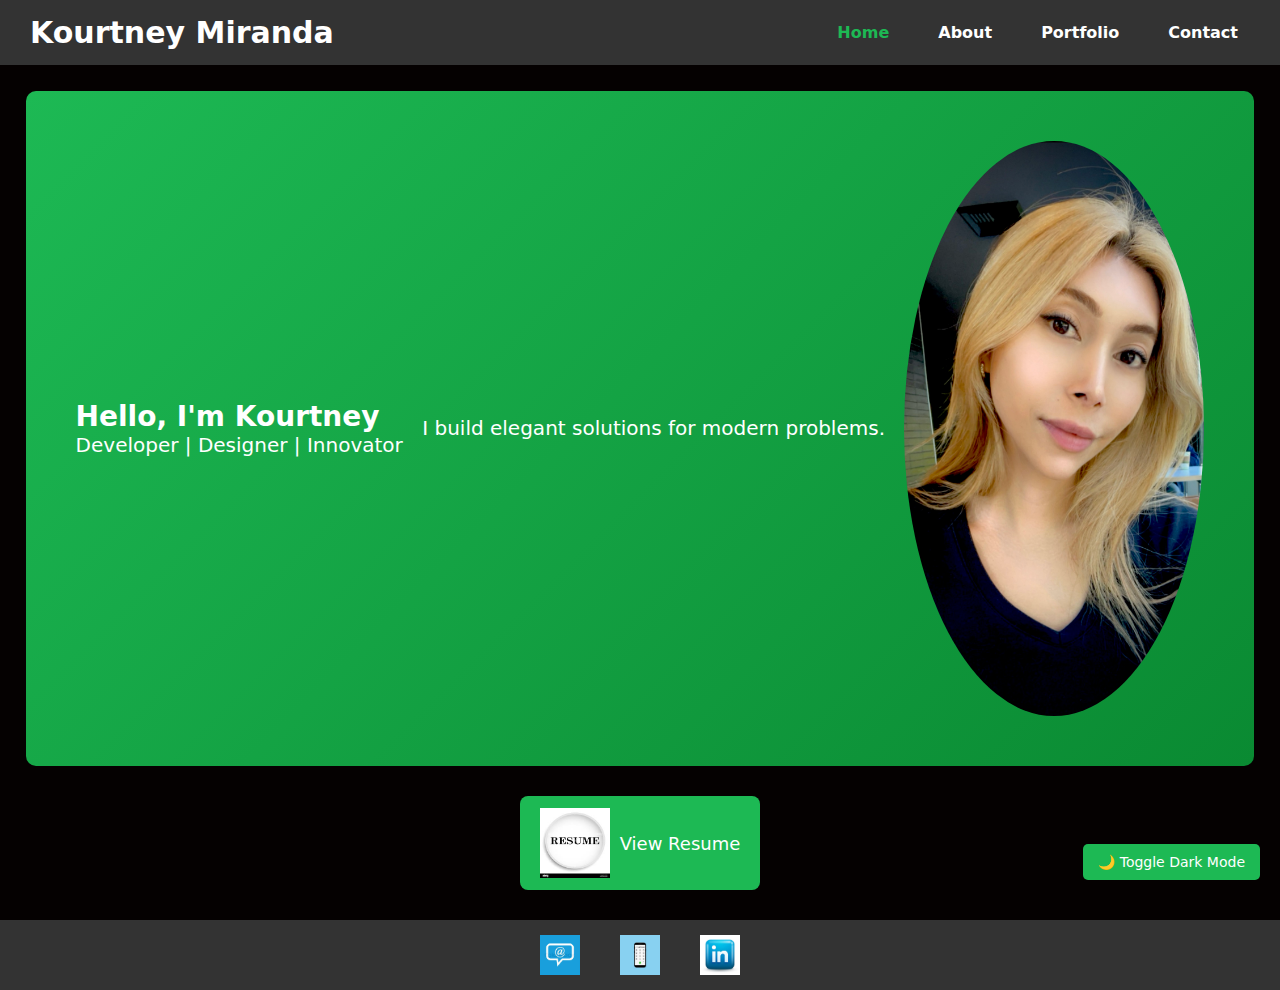
<file: index.html>
<!DOCTYPE html>
<html lang="en">
<head>
    <meta charset="UTF-8">
    <meta name="viewport" content="width=device-width, initial-scale=1.0">
    <title>Kourtney_Miranda - Portfolio</title>
    <link rel="stylesheet" href="style.css">
    <script src="javascript.js"></script>
</head>
<body>
    <header>
        <h1>Kourtney Miranda</h1>
        <nav>
            <ul>
                <li><a href="index.html" class="active">Home</a></li>
                <li><a href="about.html">About</a></li>
                <li><a href="porfolio.html">Portfolio</a></li>
                <li><a href="contact.html">Contact</a></li>
            </ul>
        </nav>
    </header>
    <main class="home" style="margin: 2%;">
        <div class="hero fade-in">
            <div class="hero-text slide-up">
                <h2>Hello, I'm <span>Kourtney</span></h2>
                <p style="font-size: 20px;">Developer | Designer | Innovator</p>
            </div>
            <div class="hero-text fade-in">
                <p style="font-size: 20px;">I build elegant solutions for modern problems.</p>
            </div>
            <img src="IMG_0863.jpg" alt="Your Photo" class="slide-up">
        </div>
         <!-- View Resume Button Inside <main> -->
    <div class="resume-container">
        <button id="resume-btn">
            <img src="download (7).jpeg" alt="Resume Icon" class="resume-icon">
            View Resume
        </button>
        <!-- Resume Modal Popup -->
        <div id="resume-modal" class="modal">
            <div class="modal-content">
            <span class="close-btn">&times;</span>
            <iframe src="Kourtney Miranda.02_2025.pdf" class="resume-frame"></iframe>
            </div>
        </div>
    </main>  
   
    
    <footer>
        <div class="footer-container">
            <!-- Email with Image Icon -->
            <a href="mailto:mirandakourt@gmail.com" class="footer-link">
                <img src="images (3).jpeg" alt="Email" class="footer-icon">
            </a>
            <!-- Phone with Image Icon -->
            <a href="tel:+1 (858)705-8665" class="footer-link">
                <img src="images (2).jpeg" alt="Phone" class="footer-icon">
            </a>
            <!-- LinkedIn with Image Icon -->
            <a href="https://www.linkedin.com/in/kourtneymiranda/" target="_blank" class="footer-link">
                <img src="download (6).jpeg" alt="LinkedIn" class="footer-icon">
            </a>
        </div>
    </footer>    
</body>
</html>
</file>
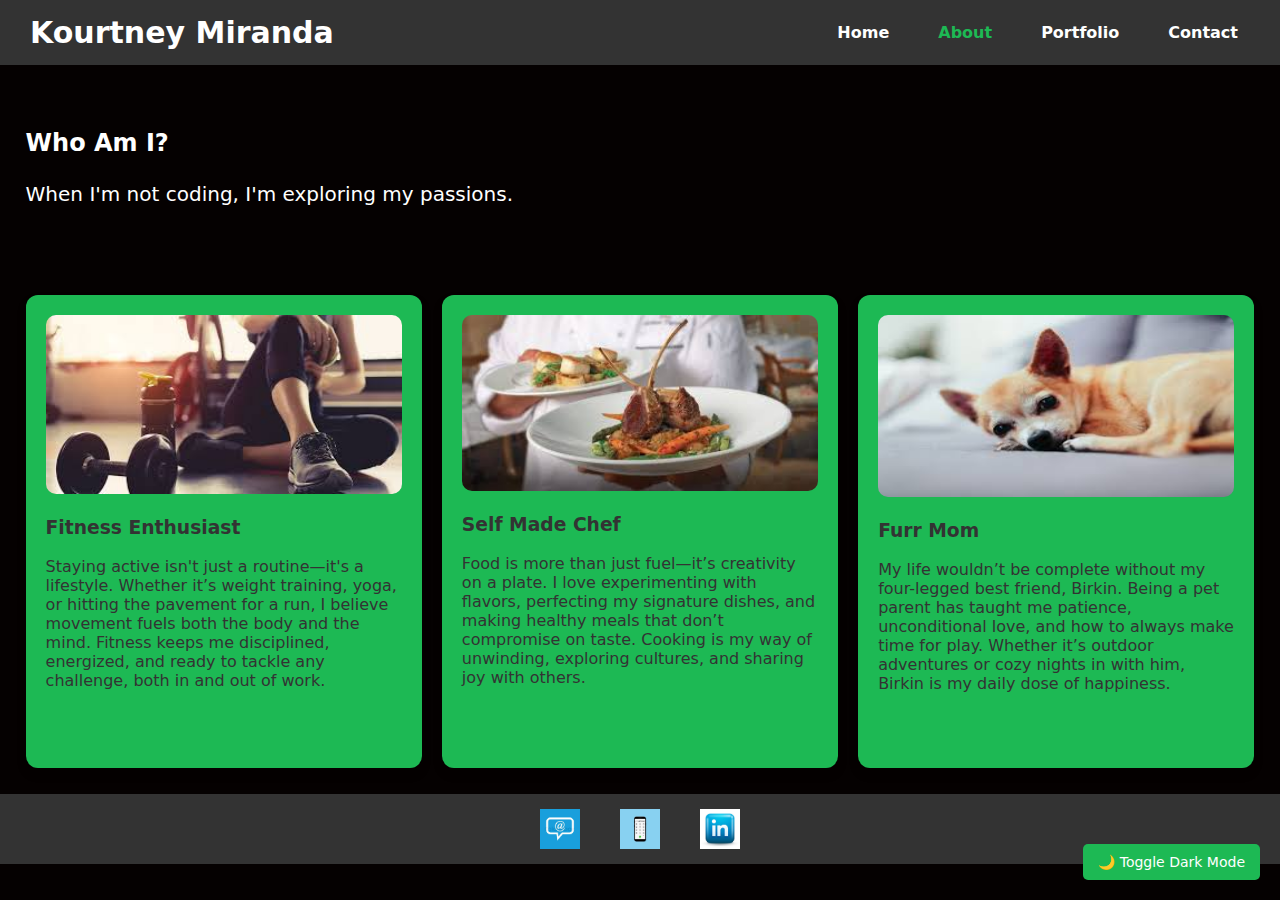
<file: about.html>
<!DOCTYPE html>
<html lang="en">
<head>
    <meta charset="UTF-8">
    <meta name="viewport" content="width=device-width, initial-scale=1.0">
    <title>About - Kourtney Miranda</title>
    <link rel="stylesheet" href="style.css">
    <script src="javascript.js"></script>
</head>
<body>
    <header>
        <h1>Kourtney Miranda</h1>
        <nav>
            <ul>
                <li><a href="index.html">Home</a></li>
                <li><a href="about.html" class="active">About</a></li>
                <li><a href="porfolio.html">Portfolio</a></li>
                <li><a href="contact.html">Contact</a></li>
            </ul>
        </nav>
    </header>
    <main class="about">
        <section class="about-content">
            <br/>
            <br/>
            <h2 style="color: white; margin: 2%;">Who Am I?</h2>
            <p style="font-size: 20px; color: white; margin: 2%;">When I'm not coding, I'm exploring my passions.</p>
            <br/>
            <br/>
            <div class="grid" style="margin: 2%;">
                <div class="card">
                    <img src="download.jpeg" alt="Fitness Enthusiast">
                    <br/>
                    <br/>
                    <h3>Fitness Enthusiast</h3>
                    <br/>
                    <p>Staying active isn't just a routine—it's a lifestyle. Whether it’s weight training, yoga, or hitting the pavement for a run, I believe movement fuels both the body and the mind. Fitness keeps me disciplined, energized, and ready to tackle any challenge, both in and out of work.</p>
                </div>
                <div class="card">
                    <img src="images.jpeg" alt="Self Made Chef">
                    <br/>
                    <br/>
                    <h3>Self Made Chef</h3>
                    <br/>
                    <p>Food is more than just fuel—it’s creativity on a plate. I love experimenting with flavors, perfecting my signature dishes, and making healthy meals that don’t compromise on taste. Cooking is my way of unwinding, exploring cultures, and sharing joy with others.</p>
                </div>
                <div class="card">
                    <img src="images (1).jpeg" alt="Furr Mom" style="height: 42%;">
                    <br/>
                    <br/>
                    <h3>Furr Mom</h3>
                    <br/>
                    <p>My life wouldn’t be complete without my four-legged best friend, Birkin. Being a pet parent has taught me patience, unconditional love, and how to always make time for play. Whether it’s outdoor adventures or cozy nights in with him, Birkin is my daily dose of happiness.</p>
                </div>
            </div>
        </section>
    </main>
    <footer>
        <div class="footer-container">
            <!-- Email with Image Icon -->
            <a href="mailto:mirandakourt@gmail.com" class="footer-link">
                <img src="images (3).jpeg" alt="Email" class="footer-icon">
            </a>
            <!-- Phone with Image Icon -->
            <a href="tel:+1 (858)705-8665" class="footer-link">
                <img src="images (2).jpeg" alt="Phone" class="footer-icon">
            </a>
            <!-- LinkedIn with Image Icon -->
            <a href="https://www.linkedin.com/in/kourtneymiranda/" target="_blank" class="footer-link">
                <img src="download (6).jpeg" alt="LinkedIn" class="footer-icon">
            </a>
        </div>
    </footer>    
</body>
</html>
</file>
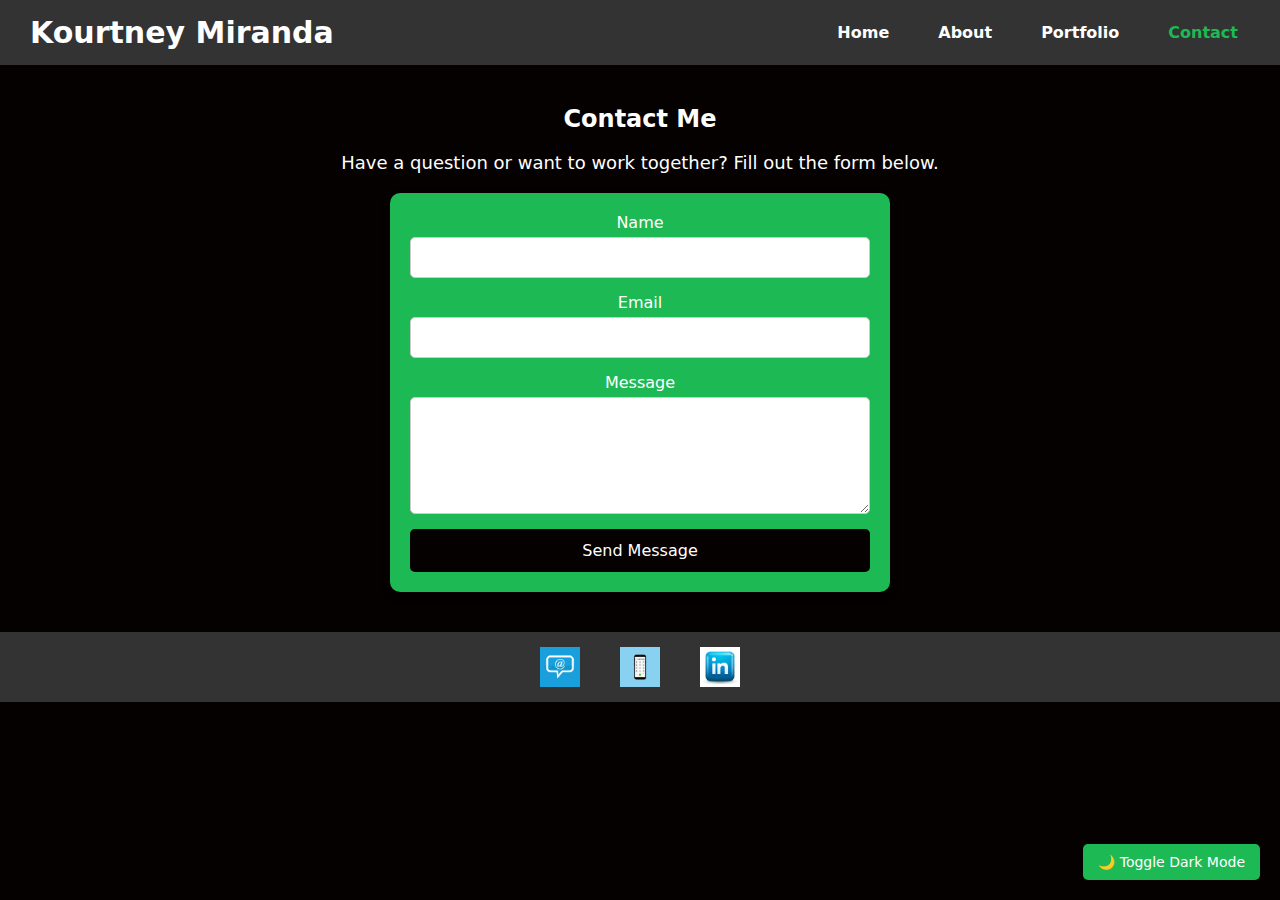
<file: contact.html>
<!-- Design and build an HTML form with a variety of input types -->

<!DOCTYPE html>
<html lang="en">
<head>
    <meta charset="UTF-8">
    <meta name="viewport" content="width=device-width, initial-scale=1.0">
    <title>Contact - Kourtney Miranda</title>
    <link rel="stylesheet" href="style.css">
</head>
<body>
    <header>
        <h1>Kourtney Miranda</h1>
        <nav>
            <ul>
                <li><a href="index.html">Home</a></li>
                <li><a href="about.html">About</a></li>
                <li><a href="porfolio.html">Portfolio</a></li>
                <li><a href="contact.html" class="active">Contact</a></li>
            </ul>
        </nav>
    </header>

    <main class="contact">
        <h2>Contact Me</h2>
        <br/>
        <p>Have a question or want to work together? Fill out the form below.</p>

        <form id="form"> <!-- Input Fields and Labels -->
            <label for="name">Name</label>
            <input type="text" id="name" name="name" required>

            <label for="email">Email</label>
            <input type="email" id="email" name="email" required>

            <label for="message">Message</label>
            <textarea id="message" name="message" rows="5" required></textarea>

            <button id="submit" type="submit">Send Message</button> <!-- Submit Button  -->
        </form>
    </main>

    <footer>
        <div class="footer-container">
            <a href="mailto:mirandakourt@gmail.com" class="footer-link">
                <img src="images (3).jpeg" alt="Email" class="footer-icon">
            </a>
            <a href="tel:+1 (858)705-8665" class="footer-link">
                <img src="images (2).jpeg" alt="Phone" class="footer-icon">
            </a>
            <a href="https://www.linkedin.com/in/kourtneymiranda/" target="_blank" class="footer-link">
                <img src="download (6).jpeg" alt="LinkedIn" class="footer-icon">
            </a>
        </div>
    </footer>

    <script src="javascript.js"></script>
</body>
</html>
</file>
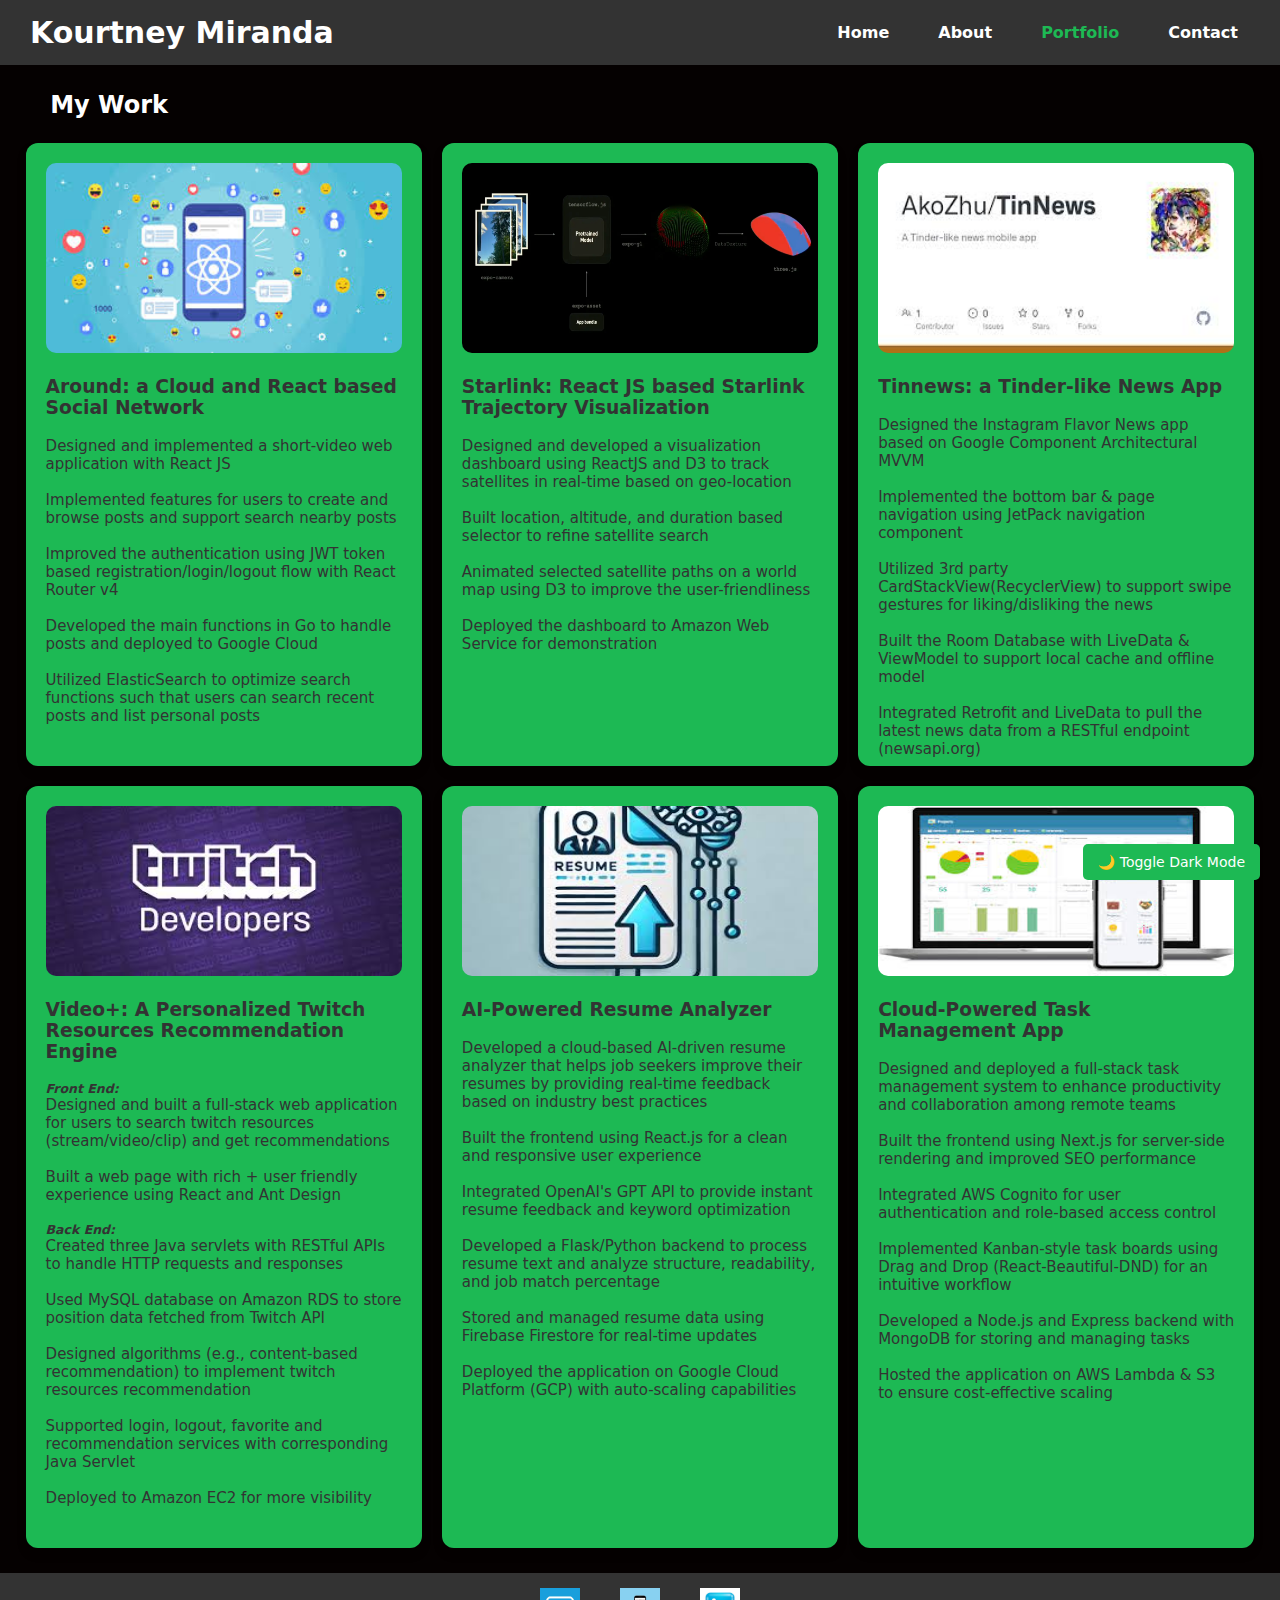
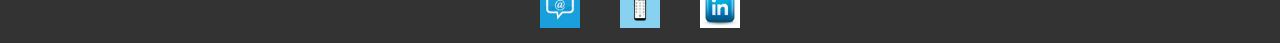
<file: porfolio.html>
<!DOCTYPE html>
<html lang="en">
<head>
    <meta charset="UTF-8">
    <meta name="viewport" content="width=device-width, initial-scale=1.0">
    <title>Portfolio - Kourtney Miranda</title>
    <link rel="stylesheet" href="style.css">
    <script src="javascript.js"></script>
</head>
<body>
    <header>
        <h1>Kourtney Miranda</h1>
        <nav>
            <ul>
                <li><a href="index.html">Home</a></li>
                <li><a href="about.html">About</a></li>
                <li><a href="porfolio.html" class="active">Portfolio</a></li>
                <li><a href="contact.html">Contact</a></li>
            </ul>
        </nav>
    </header>
    <main class="portfolio" style="margin: 2%;">
        <h2 style="color: white; margin: 2%;">My Work</h2>
        <div class="grid">
            <div class="card">
                <img src="download (1).jpeg" alt="Project 1" style="height: 32.5%;">
                <br/>
                <br/>
                <h3>Around: a Cloud and React based Social Network</h3>
                <br/>
                <p>
                    <ul style="font-size: 15px";>
                    Designed and implemented a short-video web application with React JS
                    <br/>
                    <br/>
                    Implemented features for users to create and browse posts and support search nearby posts
                    <br/>
                    <br/>
                    Improved the authentication using JWT token based registration/login/logout flow with React Router v4
                    <br/>
                    <br/>
                    Developed the main functions in Go to handle posts and deployed to Google Cloud
                    <br/>
                    <br/>
                    Utilized ElasticSearch to optimize search functions such that users can search recent posts and list personal posts
                </ul>
                </p>
            </div>
            <div class="card">
                <img src="starlink-map.webp" alt="Project 2" style="height: 32.5%;">
                <br/>
                <br/>
                <h3>Starlink: React JS based Starlink Trajectory Visualization</h3>
                <br/>
                <p>
                    <ul style="font-size: 15px">
                        Designed and developed a visualization dashboard using ReactJS and D3 to track satellites in real-time based on geo-location 
                        <br/>
                        <br/>
                        Built location, altitude, and duration based selector to refine satellite search
                        <br/>
                        <br/>
                        Animated selected satellite paths on a world map using D3 to improve the user-friendliness
                        <br/>
                        <br/>
                        Deployed the dashboard to Amazon Web Service for demonstration
                    </ul>
                </p>
            </div>
            <div class="card">
                <img src="download (2).jpeg" alt="Project 3" style="height: 32.5%;">
                <br/>
                <br/>
                <h3>Tinnews: a Tinder-like News App</h3>
                <br/>
                <p>
                    <ul style="font-size: 15px">
                        Designed the Instagram Flavor News app based on Google Component Architectural MVVM
                        <br/>
                        <br/>
                        Implemented the bottom bar & page navigation using JetPack navigation component 
                        <br/>
                        <br/>
                        Utilized 3rd party CardStackView(RecyclerView) to support swipe gestures for liking/disliking the news
                        <br/>
                        <br/>
                        Built the Room Database with LiveData & ViewModel to support local cache and offline model
                        <br/>
                        <br/>
                        Integrated Retrofit and LiveData to pull the latest news data from a RESTful endpoint (newsapi.org)
                    </ul>
                </p>
            </div>
            <div class="card">
                <img src="download (3).jpeg" alt="Project 4" style="height: 23.5%;">
                <br/>
                <br/>
                <h3>Video+: A Personalized Twitch Resources Recommendation Engine</h3>
                <br/>
                <p>
                    <ul style="font-size: 15px">
                        <section style="font-weight: bold; font-style: italic; font-size: smaller; "> Front End:</section>
                        Designed and built a full-stack web application for users to search twitch resources (stream/video/clip) and get recommendations
                        <br/>
                        <br/>
                        Built a web page with rich + user friendly experience using React and Ant Design
                        <br/>
                        <br/>
                        <section style="font-weight: bold; font-style: italic; font-size: smaller; "> Back End:</section>
                        Created three Java servlets with RESTful APIs to handle HTTP requests and responses
                        <br/>
                        <br/>
                        Used MySQL database on Amazon RDS to store position data fetched from Twitch API
                        <br/>
                        <br/>
                        Designed algorithms (e.g., content-based recommendation) to implement twitch resources recommendation
                        <br/>
                        <br/>
                        Supported login, logout, favorite and recommendation services with corresponding Java Servlet
                        <br/>
                        <br/>
                        Deployed to Amazon EC2 for more visibility
                    </ul>
                </p>
            </div>
            <div class="card">
                <img src="download (4).jpeg" alt="Project 5" style="height: 23.5%;">
                <br/>
                <br/>
                <h3>AI-Powered Resume Analyzer</h3>
                <br/>
                <p>
                    <ul style="font-size: 15px">
                        Developed a cloud-based AI-driven resume analyzer that helps job seekers improve their resumes by providing real-time feedback based on industry best practices
                        <br/>
                        <br/>
                        Built the frontend using React.js for a clean and responsive user experience
                        <br/>
                        <br/>
                        Integrated OpenAI's GPT API to provide instant resume feedback and keyword optimization
                        <br/>
                        <br/>
                        Developed a Flask/Python backend to process resume text and analyze structure, readability, and job match percentage
                        <br/>
                        <br/>
                        Stored and managed resume data using Firebase Firestore for real-time updates
                        <br/>
                        <br/>
                        Deployed the application on Google Cloud Platform (GCP) with auto-scaling capabilities
                </ul>
                </p>
            </div>
            <div class="card">
                <img src="download (5).jpeg" alt="Project 6"style="height: 23.5%;">
                <br/>
                <br/>
                <h3>Cloud-Powered Task Management App</h3>
                <br/>
                <p>
                    <ul style="font-size: 15px">
                        Designed and deployed a full-stack task management system to enhance productivity and collaboration among remote teams
                        <br/>
                        <br/>
                        Built the frontend using Next.js for server-side rendering and improved SEO performance
                        <br/>
                        <br/>
                        Integrated AWS Cognito for user authentication and role-based access control
                        <br/>
                        <br/>
                        Implemented Kanban-style task boards using Drag and Drop (React-Beautiful-DND) for an intuitive workflow
                        <br/>
                        <br/>
                        Developed a Node.js and Express backend with MongoDB for storing and managing tasks
                        <br/>
                        <br/>
                        Hosted the application on AWS Lambda & S3 to ensure cost-effective scaling
                    </ul>
                </p>
            </div>
        </div>
    </main>
    <footer>
        <div class="footer-container">
            <!-- Email with Image Icon -->
            <a href="mailto:mirandakourt@gmail.com" class="footer-link">
                <img src="images (3).jpeg" alt="Email" class="footer-icon">
            </a>
            <!-- Phone with Image Icon -->
            <a href="tel:+1 (858)705-8665" class="footer-link">
                <img src="images (2).jpeg" alt="Phone" class="footer-icon">
            </a>
            <!-- LinkedIn with Image Icon -->
            <a href="https://www.linkedin.com/in/kourtneymiranda/" target="_blank" class="footer-link">
                <img src="download (6).jpeg" alt="LinkedIn" class="footer-icon">
            </a>
        </div>
    </footer>    
</body>
</html>
</file>
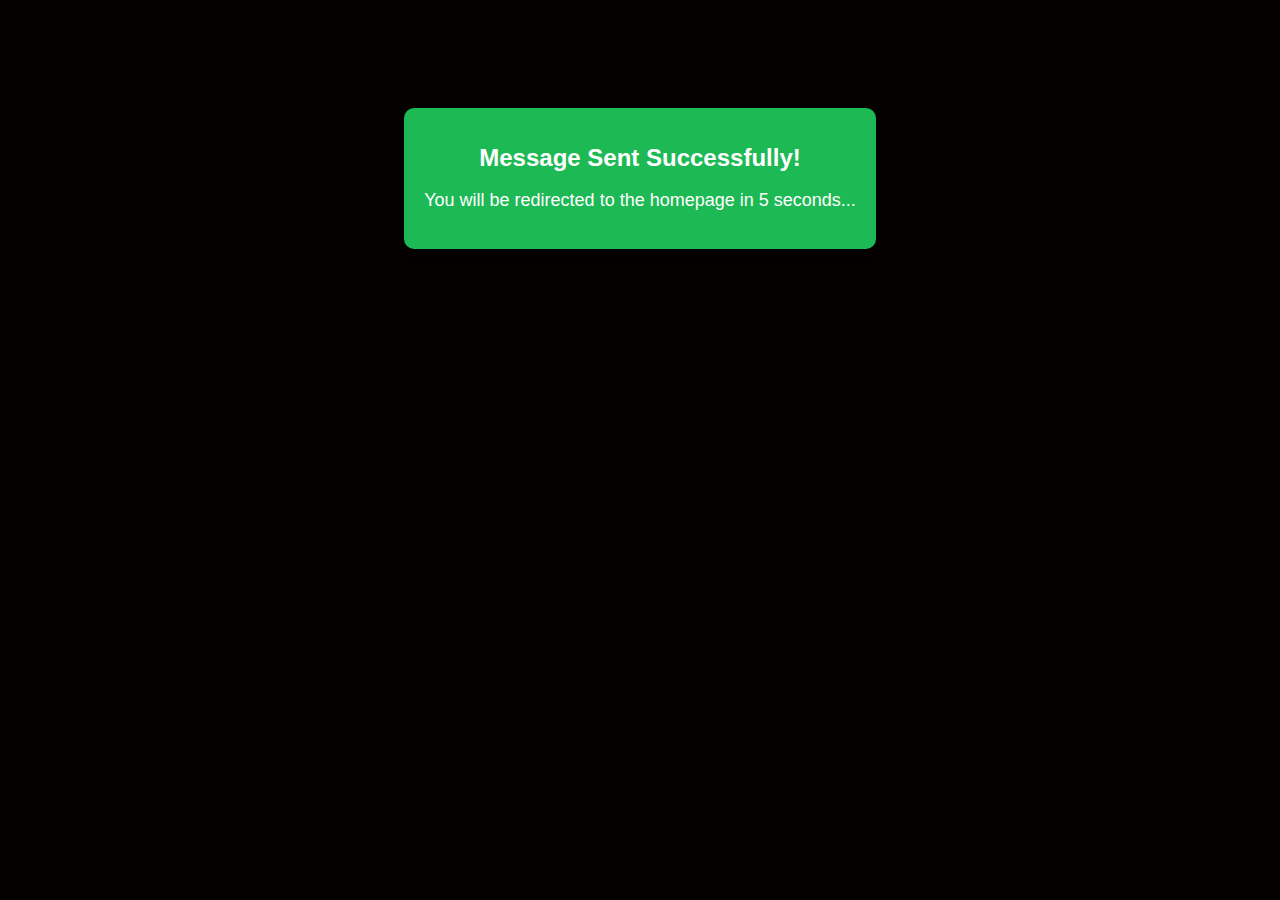
<file: success.html>
<!DOCTYPE html>
<html lang="en">
<head>
    <meta charset="UTF-8">
    <meta name="viewport" content="width=device-width, initial-scale=1.0">
    <title>Success - Kourtney Miranda</title>
    <style>
        body {
            text-align: center;
            background: #050101;
            color: white;
            font-family: Arial, sans-serif;
            padding: 100px;
        }
        .success-container {
            background: #1DB954;
            padding: 20px;
            border-radius: 10px;
            display: inline-block;
            box-shadow: 0px 5px 10px rgba(0, 0, 0, 0.3);
        }
        h1 {
            font-size: 24px;
        }
        p {
            font-size: 18px;
        }
    </style>
</head>
<body>
    <div class="success-container">
        <h1>Message Sent Successfully!</h1>
        <p>You will be redirected to the homepage in 5 seconds...</p>
    </div>

    <script>
        setTimeout(() => {
            window.location.href = "index.html";
        }, 5000);
    </script>
</body>
</html>
</file>
<file: style.css>
/* General Reset */
* {
    margin: 0;
    padding: 0;
    box-sizing: border-box;
    font-family:system-ui, -apple-system, BlinkMacSystemFont, 'Segoe UI', Roboto, Oxygen, Ubuntu, Cantarell, 'Open Sans', 'Helvetica Neue', sans-serif;
}

body {
    background-color: #050101;
    color: #333;
}

/* Header */
header {
    display: flex;
    justify-content: space-between;
    align-items: center;
    background: #333;
    padding: 15px 30px;
}

header h1 {
    color: white;
    font-size: 30px;
}

nav ul {
    list-style: none;
    display: flex;
    gap: 25px;
}

nav ul li a {
    text-decoration: none;
    color: white;
    font-weight: bold;
    padding: 8px 12px;
    transition: 0.3s; /* Adding transition effect for button */
}

nav ul li a:hover, .active {
    color: #1DB954;
}

/* Hero Section */
.hero {
    display: flex;
    flex-direction: row;
    align-items: center;
    justify-content: space-between;
    background: linear-gradient(135deg, #1DB954, #0A8A32);
    color: white;
    padding: 50px;
    border-radius: 10px;
}

.hero img {
    width: 300px;
    height: auto;
    border-radius: 50%; /* Using % proportional units for responsive sizing */
}

.hero h2 {
    font-size: 28px;
}

/* About & Portfolio Sections */
.grid {
    display: grid; /* Using CSS Grid */
    grid-template-columns: repeat(3, 1fr);
    gap: 20px;
    margin-top: 20px;
}

.card {
    background: #1DB954;
    padding: 15px;
    border-radius: 10px;
    box-shadow: 0px 4px 6px rgba(0, 0, 0, 0.1);
}

.card img {
    width: 100%;
    border-radius: 10px;
}

.card { /* nth-child Selector for Portfolio Cards */
    background: #1DB954; /* Using nth-child for styling alternating elements */
    padding: 20px;
    border-radius: 12px;
    box-shadow: 0px 6px 10px rgba(0, 0, 0, 0.2);
    transition: transform 0.3s ease-in-out; /* Adding transition effect for button */
}

.card:hover {
    transform: scale(1.05);
}

@media (max-width: 768px) {
    .grid {
        grid-template-columns: 1fr;
    }

    .hero {
        flex-direction: column;
        text-align: center;
    }
}

/* Smooth Scrolling */
html {
    scroll-behavior: smooth;
}

/* Dark Mode */
body.dark-mode {
    background-color: #1a1a1a;
    color: white;
}

.dark-mode .card {
    background-color: #333;
    color: white;
}

.dark-mode-toggle {
    position: fixed;
    bottom: 20px;
    right: 20px;
    background: #1DB954;
    border: none;
    color: white;
    padding: 10px 15px;
    font-size: 14px;
    cursor: pointer;
    border-radius: 5px;
}

.dark-mode-toggle:hover {
    background: #0A8A32;
}

/* Fade In Animation */
.fade-in {
    opacity: 0;
    transform: translateY(20px);
    transition: opacity 1s ease-out, transform 1s ease-out; /* Adding transition effect for button */
}

.fade-in.visible {
    opacity: 1;
    transform: translateY(0);
}

/* Slide Up Animation */
.slide-up {
    opacity: 0;
    transform: translateY(50px);
    transition: opacity 1s ease-out, transform 1s ease-out; /* Adding transition effect for button */
}

.slide-up.visible {
    opacity: 1;
    transform: translateY(0);
}

/* Footer Styles */
footer {
    background: #333;
    color: white;
    text-align: center;
    padding: 15px 0;
    width: 100%;
}

.footer-container {
    display: flex;
    justify-content: center;
    gap: 40px;
    align-items: center;
    flex-wrap: wrap;
}

.footer-link {
    color: white;
    text-decoration: none;
    font-size: 16px;
    display: flex;
    align-items: center;
    gap: 10px;
    transition: transform 0.3s ease-in-out; /* Adding transition effect for button */
}

/* Icons for Email, Phone, LinkedIn */
.footer-icon {
    width: 40px; /* Adjust for uniform size ; Enforcing size */
    height: 40px;
    transition: transform 0.3s ease-in-out; /* Adding transition effect for button */
}

.footer-icon:hover {
    transform: scale(1.1);
}

/* Hover Effect for Links */
.footer-link:hover {
    color: #1DB954;
}

/* Resume Section Inside Main */
.resume-container {
    display: flex;
    justify-content: center;
    align-items: center;
    margin: 30px 0;
}

#resume-btn, #resume-btn-floating {
    display: flex;
    align-items: center;
    gap: 10px;
    background: #1DB954;
    color: white;
    font-size: 18px;
    padding: 12px 20px;
    border: none;
    border-radius: 8px;
    cursor: pointer;
    transition: transform 0.3s ease-in-out; /* Adding transition effect for button */
}

#resume-btn:hover, #resume-btn-floating:hover {
    transform: scale(1.1);
}

.resume-icon {
    width: 70px;
    height: 70px;
}

/* Floating Resume Button (Bottom Left) */
.floating-resume {
    position: fixed;
    bottom: 20px;
    left: 20px;
    z-index: 1000; /* Ensures button stays above other elements */
}

.floating-resume button {
    background: #1DB954;
    padding: 10px 15px;
    border-radius: 50px;
    font-size: 16px;
    display: flex;
    align-items: center;
    gap: 8px;
}

.floating-resume button:hover {
    background: #0A8A32;
}

/* Modal Popup */
.modal {
    display: none;  /* Hides modal when page loads */
    position: fixed;
    top: 0;
    left: 0;
    width: 100%;
    height: 100%;
    background: rgba(0, 0, 0, 0.8);
    justify-content: center;
    align-items: center;
    z-index: 1000; /* Ensures button stays above other elements */
}

.modal-content {
    background: white;
    padding: 20px;
    border-radius: 12px;
    width: 80%;
    max-width: 800px;
    max-height: 90vh;
    display: flex;
    flex-direction: column;
    align-items: center;
    justify-content: center;
    box-shadow: 0px 5px 15px rgba(0, 0, 0, 0.3);
    overflow: hidden;
    position: relative;
    transform: translateY(0);
    transition: transform 0.3s ease-in-out; /* Adding transition effect for button */
}

/* Close Button - Improve Visibility & Clickability */
.close-btn {
    position: absolute;
    top: 15px;
    right: 20px;
    font-size: 24px;
    font-weight: bold;
    cursor: pointer;
    color: #333;
    transition: 0.3s;
    z-index: 1001; /* Ensures button stays above other elements */
}

.close-btn:hover {
    color: #1DB954;
}


/* Resume Frame - Properly Scaled & Centered */
.resume-frame {
    width: 100%;
    height: 85vh; /* Uses `vh` to adapt to screen height */
    border: none;
}

/* Mobile Responsive Fix */
@media (max-width: 768px) {
    .modal-content {
        width: 95%;
        max-height: 85vh;
    }

    .resume-frame {
        height: 75vh;
    }
}

/* Contact Page Styles - Using Flexbox */
.contact {
    text-align: center;
    padding: 40px;
    color: white;
}

.contact p {
    font-size: 18px;
    margin-bottom: 20px;
}

/* Form Styling */
form {
    display: flex; /* Using flexbox for form layout */
    flex-direction: column;
    max-width: 500px;
    margin: 0 auto;
    padding: 20px;
    background: #1DB954;
    border-radius: 10px;
    box-shadow: 0px 4px 8px rgba(0, 0, 0, 0.2);
}

form label {
    font-size: 16px;
    margin-bottom: 5px;
}

form input,
form textarea {
    padding: 10px;
    font-size: 16px;
    margin-bottom: 15px;
    border: 1px solid #ccc;
    border-radius: 5px;
}

form button {
    background: #050101;
    color: white;
    padding: 12px;
    border: none;
    border-radius: 5px;
    cursor: pointer;
    font-size: 16px;
    transition: background 0.3s ease-in-out; /* Adding transition effect for button */
}

form button:hover {
    background: #0A8A32;
}

/* Responsive Design - Media Queries */
@media (max-width: 768px) {
    form {
        width: 90%; /* Using media queries for smaller screens */
    }
}
</file>
